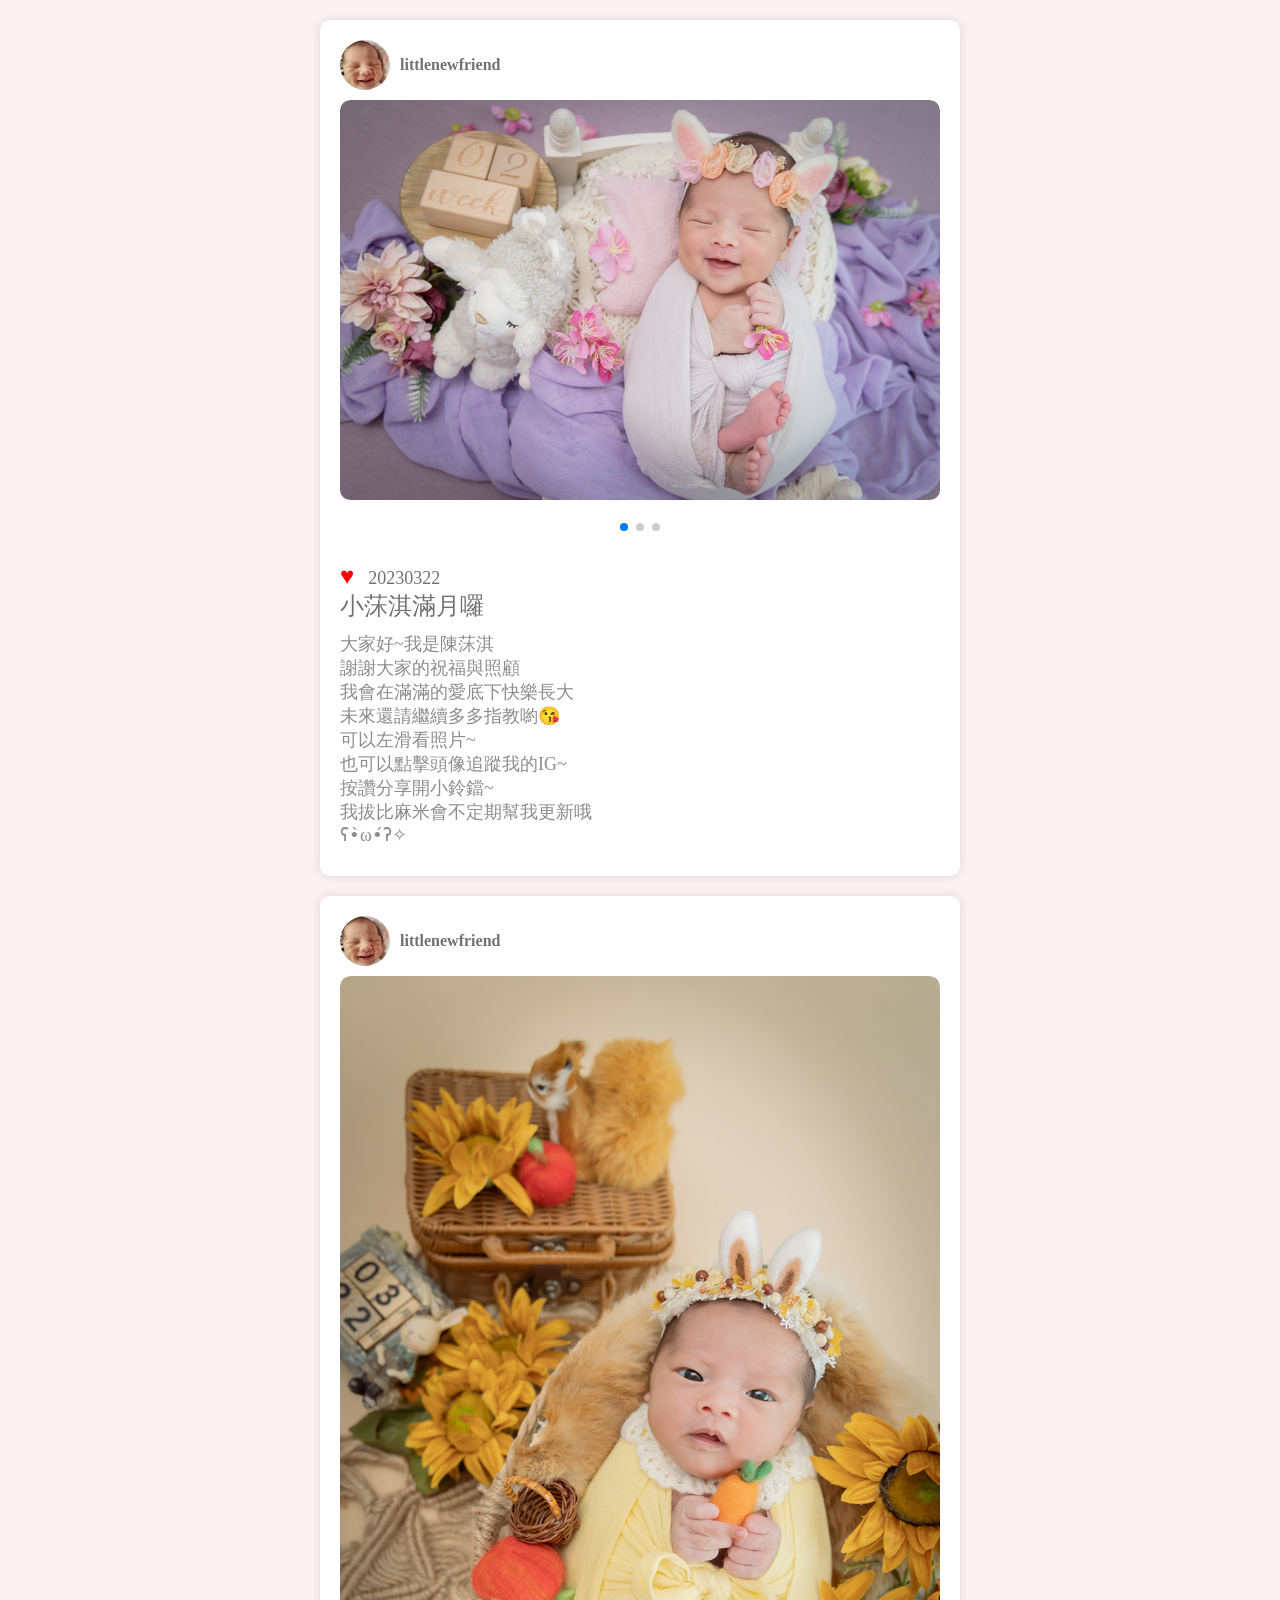
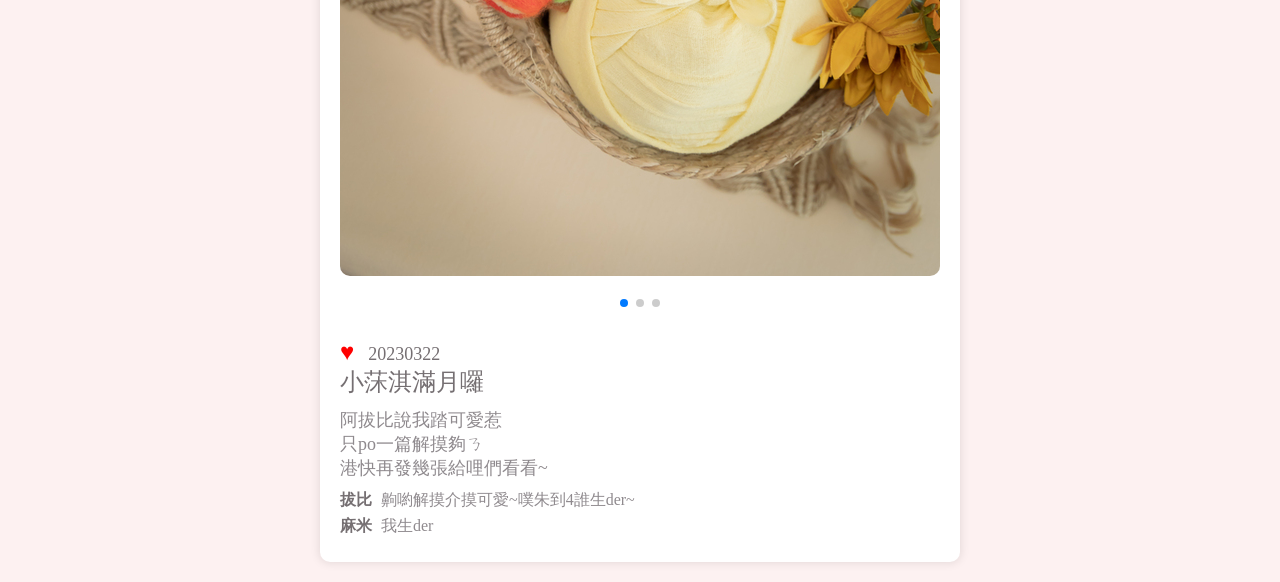
<file: index.html>
<!DOCTYPE html>
<html>

<head>
    <title>小麻吉滿月囉</title>
    <meta name="viewport" content="width=device-width, initial-scale=1.0">
    <link rel="icon" href="https://instagram.com/static/images/ico/favicon-192.png/68d99ba29cc8.png" sizes="192x192">
    <link rel="stylesheet" href="styles.css">
    <!-- Swiper CSS -->
    <link rel="stylesheet" href="https://unpkg.com/swiper/swiper-bundle.min.css" />
    <!-- Swiper JavaScript -->
    <script src="https://unpkg.com/swiper/swiper-bundle.min.js"></script>
</head>
<!--script>
    document.addEventListener('DOMContentLoaded', function () {
        var swiper = new Swiper('.swiper-container', {
            navigation: {
                nextEl: '.swiper-button-next',
                prevEl: '.swiper-button-prev',
            },
            pagination: {
                el: '.swiper-pagination',
                clickable: true,
            },
        });
    });
</script-->

<body>
    <div class="post">
        <div class="user-info">
            <a href="https://www.instagram.com/littlenewfriend/" target="_blank">
                <img src="rsz_1680097473753.jpeg" alt="User avatar">
                <span class="username">littlenewfriend</span>
            </a>
        </div>

        <!-- Swiper container -->
        <div class="swiper-container-1">
            <div class="swiper-wrapper">
                <!-- Slide 1 -->
                <div class="swiper-slide">
                    <img src="3S9A7386.jpg" alt="Post image 1">
                </div>
                <!-- Slide 2 -->
                <div class="swiper-slide">
                    <img src="3S9A7431.jpg" alt="Post image 2">
                </div>
                <!-- Slide 3 -->
                <div class="swiper-slide">
                    <img src="3S9A7584.jpg" alt="Post image 3">
                </div>
            </div>
        </div>
        <!-- Pagination Container -->
        <div class="pagination-container-1">
            <!-- Pagination -->
            <div class="swiper-pagination-1" style="position: relative;"></div>
        </div>

        <div class="like-btn" style="position: relative;">
            <span class="heart-icon" style="color: red;">&#9829;</span>
        </div>
        <span class="like-count">20230322</span>
        <div class="title">小莯淇滿月囉</div>
        <div class="description">大家好~我是陳莯淇<br>
			謝謝大家的祝福與照顧<br>
			我會在滿滿的愛底下快樂長大<br>
			未來還請繼續多多指教喲😘<br>
			可以左滑看照片~<br>
			也可以點擊頭像追蹤我的IG~<br>
			按讚分享開小鈴鐺~<br>
			我拔比麻米會不定期幫我更新哦<br>
			ʕ•̀ω•́ʔ✧
        </div>
        <!--div class="comments">
            <div class="comment">
                <span class="comment-author">Jane</span>
                <span class="comment-text">Lorem ipsum dolor sit amet, consectetur adipiscing elit.</span>
            </div>
        </div-->
    </div>
    <div class="post">
        <div class="user-info">
            <a href="https://www.instagram.com/littlenewfriend/" target="_blank">
                <img src="rsz_1680097473753.jpeg" alt="User avatar">
                <span class="username">littlenewfriend</span>
            </a>
        </div>

        <!-- Swiper container -->
        <div class="swiper-container-2">
            <div class="swiper-wrapper">
                <!-- Slide 1 -->
                <div class="swiper-slide">
                    <img src="3S9A7454.jpg" alt="Post image 1">
                </div>
                <!-- Slide 2 -->
                <div class="swiper-slide">
                    <img src="3S9A7518.jpg" alt="Post image 2">
                </div>
                <!-- Slide 3 -->
                <div class="swiper-slide">
                    <img src="3S9A7546.jpg" alt="Post image 3">
                </div>
            </div>
        </div>
    
        <!-- Pagination Container -->
        <div class="pagination-container-2">
            <div class="swiper-pagination-2" style="position: relative;"></div>
        </div>

        <div class="like-btn" style="position: relative;">
            <span class="heart-icon" style="color: red;">&#9829;</span>
        </div>
        <span class="like-count">20230322</span>
        <div class="title">小莯淇滿月囉</div>
        <div class="description">阿拔比說我踏可愛惹<br>
			只po一篇解摸夠ㄋ<br>
			港快再發幾張給哩們看看~
        </div>
        <div class="comments">
            <div class="comment">
                <span class="comment-author">拔比</span>
                <span class="comment-text">齁喲解摸介摸可愛~噗朱到4誰生der~</span>
            </div>
			<div class="comment">
                <span class="comment-author">麻米</span>
                <span class="comment-text">我生der</span>
            </div>
        </div>
    </div>
    <script src="scripts.js"></script>
</body>

</html>
</file>
<file: styles.css>
body {
    background-color: #FDF1F1;
    margin: 0;
    padding: 0;
}

.post {
    margin: 20px auto;
    width: 90%;
    max-width: 600px;
    background-color: #FFFFFF;
    padding: 20px;
    border-radius: 10px;
    box-shadow: 0px 0px 10px 1px rgba(0,0,0,0.1);
}

.post img {
    max-width: 100%;
    height: auto;
    border-radius: 10px;
}

.post .user-info {
    display: flex;
    align-items: center;
    margin-bottom: 10px;
}

.post .user-info a {
    display: flex;
    align-items: center;
    text-decoration: none;
}

.post .user-info img {
    width: 50px;
    height: 50px;
    border-radius: 50%;
    margin-right: 10px;
}

.post .user-info .username {
    color: #756F72;
    font-weight: bold;
    text-decoration: none; /* 移除底線 */
}

.post .like-btn {
    display: inline-block;
    cursor: pointer;
}

.post .like-btn .heart-icon {
    font-size: 24px;
    color: red;
}

.post .like-count {
    margin-left: 10px;
    font-size: 18px;
    color: #756F72;
}

.post .title {
    font-size: 24px;
    margin-bottom: 10px;
    color: #756F72;
}

.post .description {
    font-size: 18px;
    margin-bottom: 10px;
    color: #8F8A8E;
}

.post .comments {
    font-size: 16px;
}

.post .comments .comment {
    margin-bottom: 5px;
}

.post .comments .comment .comment-text {
    display: inline;
    color: #8F8A8E;
}

.post .comments .comment .comment-author {
    display: inline;
    margin-right: 5px;
    font-weight: bold;
    color: #756F72;
}
/* 添加媒體查詢以增加 body 的邊距 */
@media (max-width: 768px) {
    body {
        padding: 0 20px;
    }
}

@keyframes plusOne {
    0% {
        transform: translateY(0);
        opacity: 1;
    }
    100% {
        transform: translateY(-20px);
        opacity: 0;
    }
}

.plus-one {
    position: absolute;
    font-size: 16px;
    color: #FF8A80;
    animation: plusOne 1s ease-out;
}

/* Swiper styles */
.swiper-container-1 {
    width: 100%;
    height: 100%;
    margin-bottom: 20px;
  }
  .swiper-container-2 {
    width: 100%;
    height: 100%;
    margin-bottom: 20px;
  }
  
  .swiper-slide {
    text-align: center;
    font-size: 18px;
    background: #fff;
    /* Center slide image */
    display: flex;
    justify-content: center;
    align-items: center;
  }
  
  .swiper-slide img {
    max-width: 100%;
    height: auto;
    border-radius: 10px;
  }
  
  .swiper-button-next,
  .swiper-button-prev {
    color: #756F72;
  }

  .post .swiper-container-1 {
    overflow: hidden;
    border-radius: 10px;
  }

  /* Swiper 分頁器樣式 */
.swiper-pagination {
    position: absolute;
    bottom: 10px;
    left: 0;
    right: 0;
    text-align: center;
  }
  .swiper-pagination-bullet {
    display: inline-block;
    width: 8px;
    height: 8px;
    background-color: #aaa;
    border-radius: 50%;
    margin: 0 4px;
    cursor: pointer;
  }
  .swiper-pagination-bullet-active {
    background-color: #555;
  }

  .swiper-wrapper-container {
    position: relative;
  }
    
  
  .swiper-pagination-1 {
    text-align: center;
  }

  .swiper-pagination-2 {
    text-align: center;
  }

  .post .swiper-container-2 {
    overflow: hidden;
    border-radius: 10px;
}


/* ... 其他CSS代码保持不变 ... */

  
  .pagination-container-1 {
    position: relative;
    margin-bottom: 20px;
  }
  
  .pagination-container-2 {
    position: relative;
    margin-bottom: 20px;
  }
</file>
